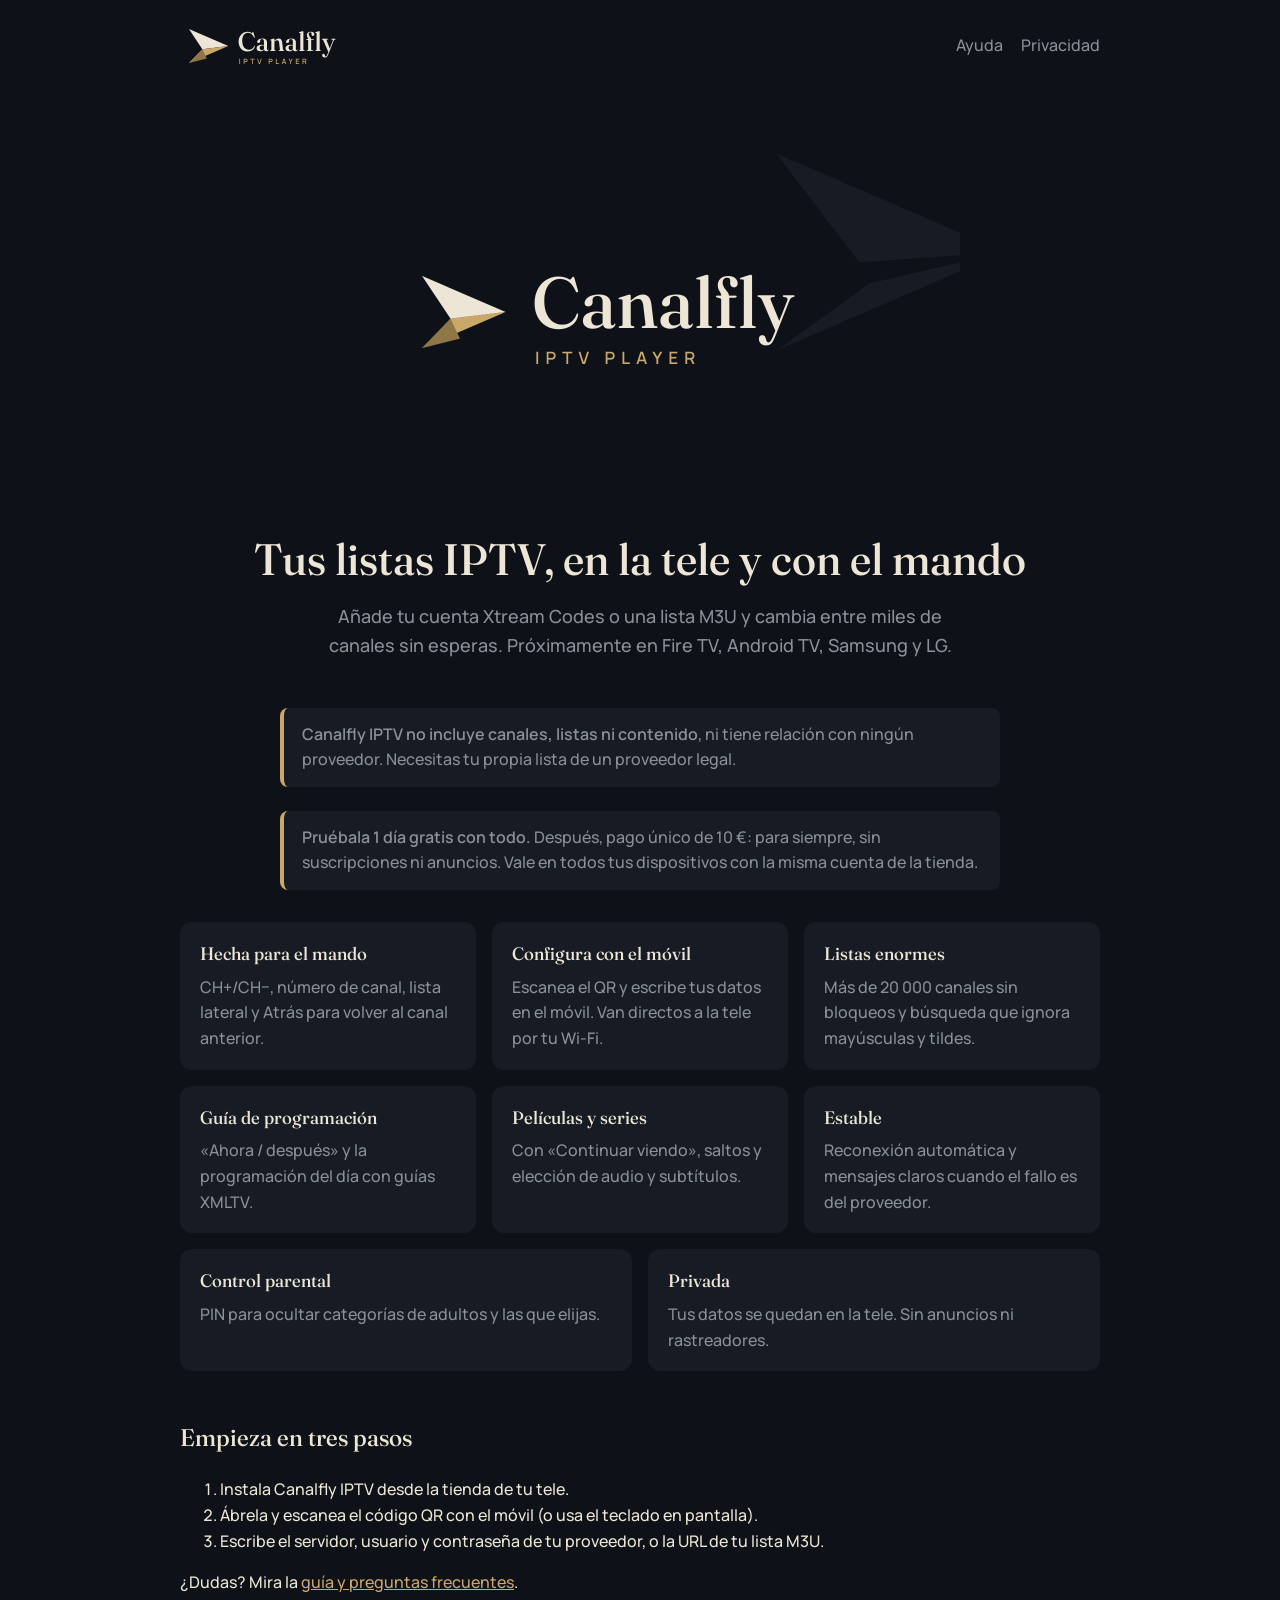
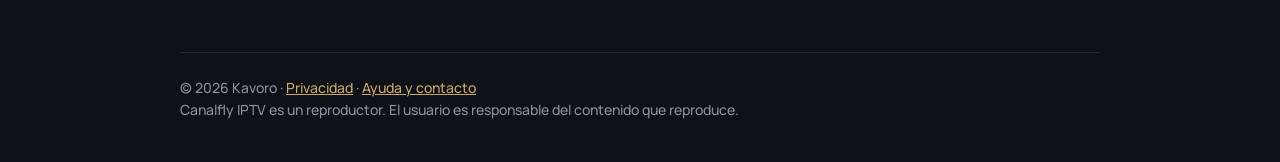
<file: index.html>
<!doctype html>
<html lang="es">
<head>
  <meta charset="utf-8">
  <meta name="viewport" content="width=device-width, initial-scale=1">
  <title>Canalfly IPTV · Reproductor IPTV para la tele</title>
  <meta name="description" content="Canalfly IPTV: reproductor para ver en la tele tus listas Xtream Codes o M3U. Rápido, pensado para el mando y sin contenido incluido.">
  <link rel="icon" href="img/favicon.png">
  <link rel="stylesheet" href="style.css">
</head>
<body>
  <div class="wrap">
    <header>
      <a class="brand" href="index.html"><img src="img/logo.svg" alt="Canalfly IPTV"></a>
      <nav><a href="soporte.html">Ayuda</a><a href="privacidad.html">Privacidad</a></nav>
    </header>

    <section class="hero">
      <img src="img/banner.png" alt="Canalfly IPTV Player">
      <h1>Tus listas IPTV, en la tele y con el mando</h1>
      <p>Añade tu cuenta Xtream Codes o una lista M3U y cambia entre miles de canales sin esperas. Próximamente en Fire TV, Android TV, Samsung y LG.</p>
    </section>

    <p class="note"><strong>Canalfly IPTV no incluye canales, listas ni contenido</strong>, ni tiene relación con ningún proveedor. Necesitas tu propia lista de un proveedor legal.</p>

    <p class="note"><strong>Pruébala 1 día gratis con todo.</strong> Después, pago único de 10 €: para siempre, sin suscripciones ni anuncios. Vale en todos tus dispositivos con la misma cuenta de la tienda.</p>

    <div class="grid">
      <div class="card"><h3>Hecha para el mando</h3><p>CH+/CH−, número de canal, lista lateral y Atrás para volver al canal anterior.</p></div>
      <div class="card"><h3>Configura con el móvil</h3><p>Escanea el QR y escribe tus datos en el móvil. Van directos a la tele por tu Wi-Fi.</p></div>
      <div class="card"><h3>Listas enormes</h3><p>Más de 20 000 canales sin bloqueos y búsqueda que ignora mayúsculas y tildes.</p></div>
      <div class="card"><h3>Guía de programación</h3><p>«Ahora / después» y la programación del día con guías XMLTV.</p></div>
      <div class="card"><h3>Películas y series</h3><p>Con «Continuar viendo», saltos y elección de audio y subtítulos.</p></div>
      <div class="card"><h3>Estable</h3><p>Reconexión automática y mensajes claros cuando el fallo es del proveedor.</p></div>
      <div class="card"><h3>Control parental</h3><p>PIN para ocultar categorías de adultos y las que elijas.</p></div>
      <div class="card"><h3>Privada</h3><p>Tus datos se quedan en la tele. Sin anuncios ni rastreadores.</p></div>
    </div>

    <h2>Empieza en tres pasos</h2>
    <ol>
      <li>Instala Canalfly IPTV desde la tienda de tu tele.</li>
      <li>Ábrela y escanea el código QR con el móvil (o usa el teclado en pantalla).</li>
      <li>Escribe el servidor, usuario y contraseña de tu proveedor, o la URL de tu lista M3U.</li>
    </ol>
    <p>¿Dudas? Mira la <a href="soporte.html">guía y preguntas frecuentes</a>.</p>

    <footer>
      © 2026 Kavoro · <a href="privacidad.html">Privacidad</a> · <a href="soporte.html">Ayuda y contacto</a><br>
      Canalfly IPTV es un reproductor. El usuario es responsable del contenido que reproduce.
    </footer>
  </div>
</body>
</html>
</file>
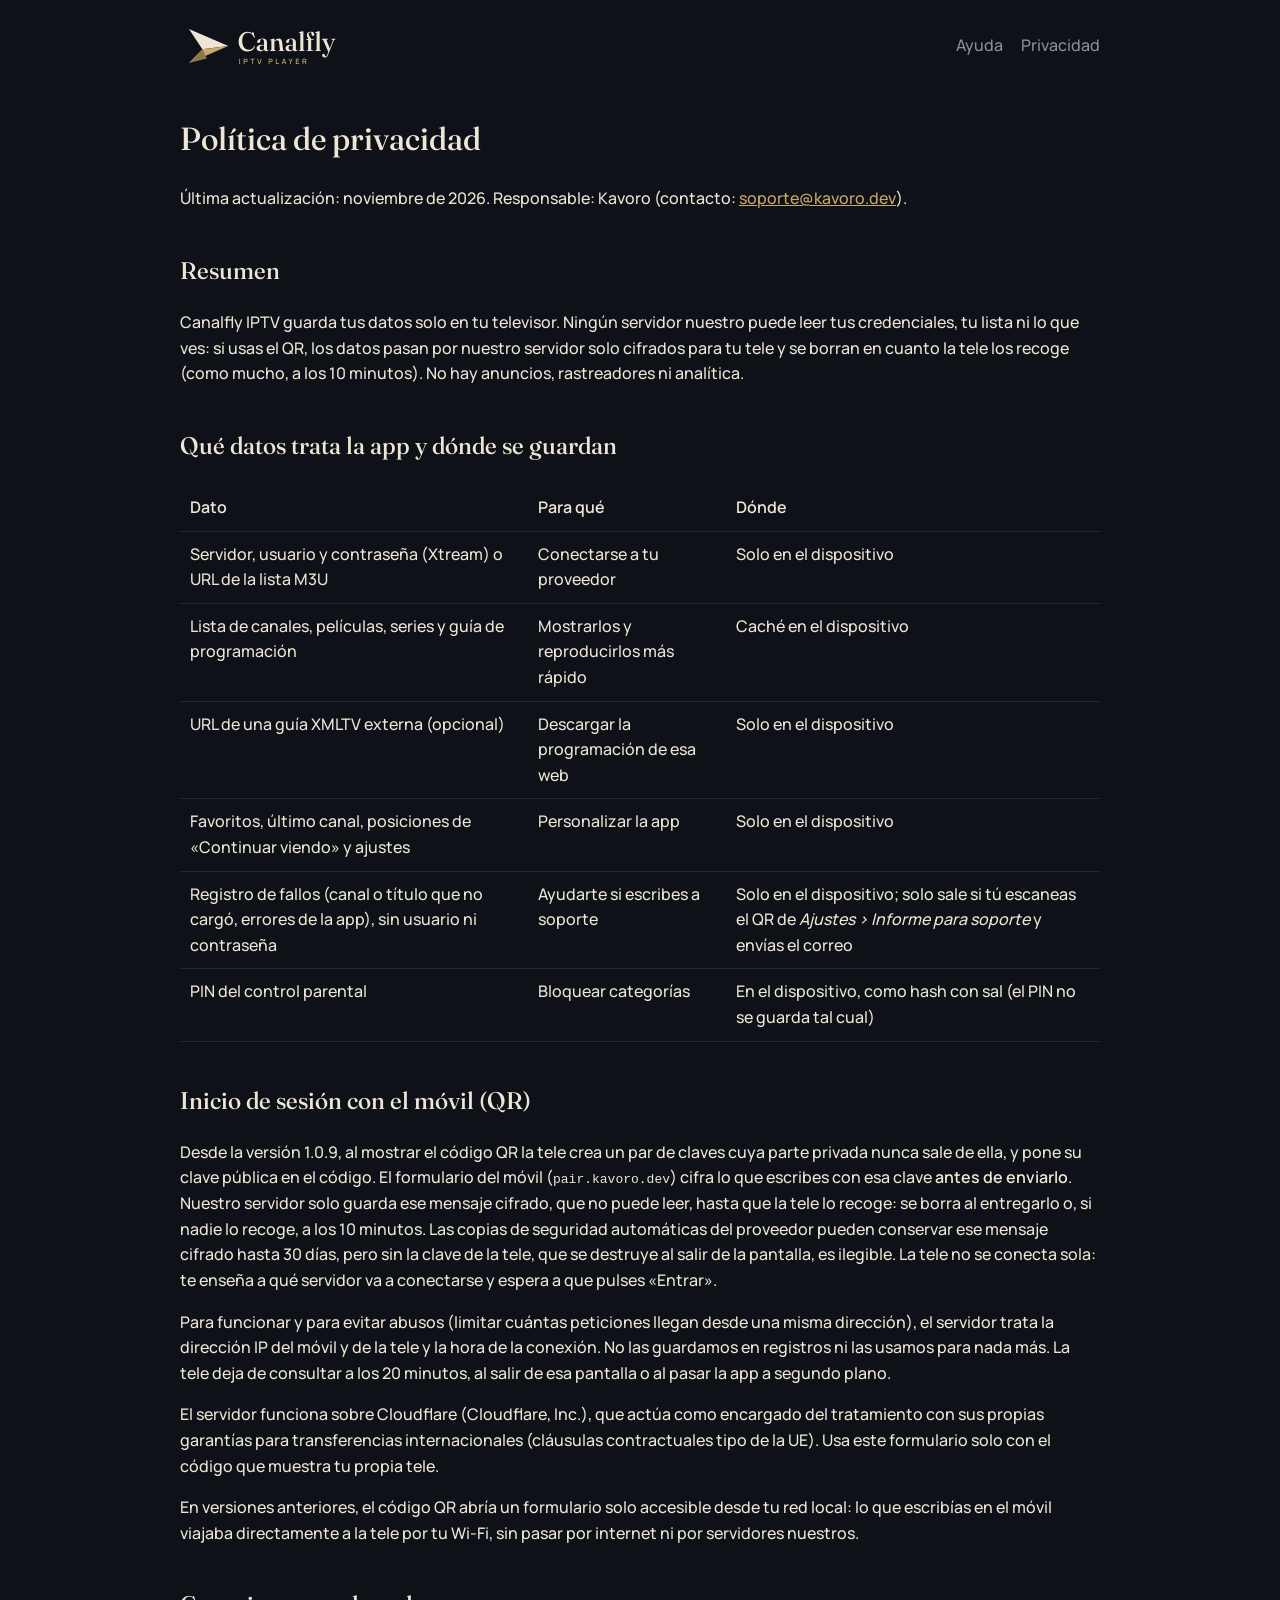
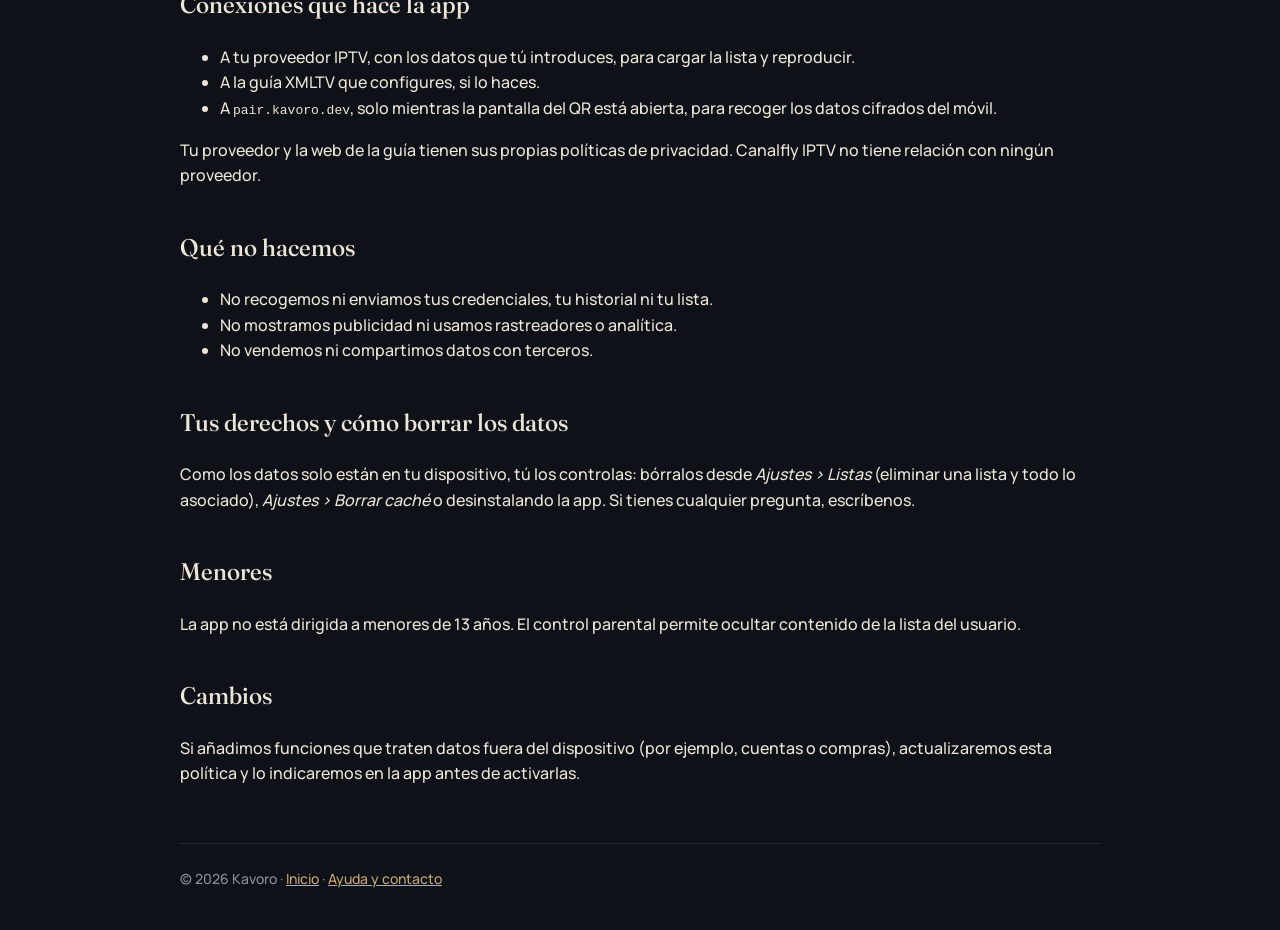
<file: privacidad.html>
<!doctype html>
<html lang="es">
<head>
  <meta charset="utf-8">
  <meta name="viewport" content="width=device-width, initial-scale=1">
  <title>Privacidad · Canalfly IPTV</title>
  <meta name="description" content="Política de privacidad de Canalfly IPTV.">
  <link rel="icon" href="img/favicon.png">
  <link rel="stylesheet" href="style.css">
</head>
<body>
  <div class="wrap">
    <header>
      <a class="brand" href="index.html"><img src="img/logo.svg" alt="Canalfly IPTV"></a>
      <nav><a href="soporte.html">Ayuda</a><a href="privacidad.html">Privacidad</a></nav>
    </header>

    <h1>Política de privacidad</h1>
    <p>Última actualización: noviembre de 2026. Responsable: Kavoro (contacto: <a href="mailto:soporte@kavoro.dev">soporte@kavoro.dev</a>).</p>

    <h2>Resumen</h2>
    <p>Canalfly IPTV guarda tus datos solo en tu televisor. Ningún servidor nuestro puede leer tus credenciales, tu lista ni lo que ves: si usas el QR, los datos pasan por nuestro servidor solo cifrados para tu tele y se borran en cuanto la tele los recoge (como mucho, a los 10 minutos). No hay anuncios, rastreadores ni analítica.</p>

    <h2>Qué datos trata la app y dónde se guardan</h2>
    <table>
      <tr><th>Dato</th><th>Para qué</th><th>Dónde</th></tr>
      <tr><td>Servidor, usuario y contraseña (Xtream) o URL de la lista M3U</td><td>Conectarse a tu proveedor</td><td>Solo en el dispositivo</td></tr>
      <tr><td>Lista de canales, películas, series y guía de programación</td><td>Mostrarlos y reproducirlos más rápido</td><td>Caché en el dispositivo</td></tr>
      <tr><td>URL de una guía XMLTV externa (opcional)</td><td>Descargar la programación de esa web</td><td>Solo en el dispositivo</td></tr>
      <tr><td>Favoritos, último canal, posiciones de «Continuar viendo» y ajustes</td><td>Personalizar la app</td><td>Solo en el dispositivo</td></tr>
      <tr><td>Registro de fallos (canal o título que no cargó, errores de la app), sin usuario ni contraseña</td><td>Ayudarte si escribes a soporte</td><td>Solo en el dispositivo; solo sale si tú escaneas el QR de <em>Ajustes › Informe para soporte</em> y envías el correo</td></tr>
      <tr><td>PIN del control parental</td><td>Bloquear categorías</td><td>En el dispositivo, como hash con sal (el PIN no se guarda tal cual)</td></tr>
    </table>

    <h2>Inicio de sesión con el móvil (QR)</h2>
    <p>Desde la versión 1.0.9, al mostrar el código QR la tele crea un par de claves cuya parte privada nunca sale de ella, y pone su clave pública en el código. El formulario del móvil (<code>pair.kavoro.dev</code>) cifra lo que escribes con esa clave <strong>antes de enviarlo</strong>. Nuestro servidor solo guarda ese mensaje cifrado, que no puede leer, hasta que la tele lo recoge: se borra al entregarlo o, si nadie lo recoge, a los 10 minutos. Las copias de seguridad automáticas del proveedor pueden conservar ese mensaje cifrado hasta 30 días, pero sin la clave de la tele, que se destruye al salir de la pantalla, es ilegible. La tele no se conecta sola: te enseña a qué servidor va a conectarse y espera a que pulses «Entrar».</p>
    <p>Para funcionar y para evitar abusos (limitar cuántas peticiones llegan desde una misma dirección), el servidor trata la dirección IP del móvil y de la tele y la hora de la conexión. No las guardamos en registros ni las usamos para nada más. La tele deja de consultar a los 20 minutos, al salir de esa pantalla o al pasar la app a segundo plano.</p>
    <p>El servidor funciona sobre Cloudflare (Cloudflare, Inc.), que actúa como encargado del tratamiento con sus propias garantías para transferencias internacionales (cláusulas contractuales tipo de la UE). Usa este formulario solo con el código que muestra tu propia tele.</p>
    <p>En versiones anteriores, el código QR abría un formulario solo accesible desde tu red local: lo que escribías en el móvil viajaba directamente a la tele por tu Wi-Fi, sin pasar por internet ni por servidores nuestros.</p>

    <h2>Conexiones que hace la app</h2>
    <ul>
      <li>A tu proveedor IPTV, con los datos que tú introduces, para cargar la lista y reproducir.</li>
      <li>A la guía XMLTV que configures, si lo haces.</li>
      <li>A <code>pair.kavoro.dev</code>, solo mientras la pantalla del QR está abierta, para recoger los datos cifrados del móvil.</li>
    </ul>
    <p>Tu proveedor y la web de la guía tienen sus propias políticas de privacidad. Canalfly IPTV no tiene relación con ningún proveedor.</p>

    <h2>Qué no hacemos</h2>
    <ul>
      <li>No recogemos ni enviamos tus credenciales, tu historial ni tu lista.</li>
      <li>No mostramos publicidad ni usamos rastreadores o analítica.</li>
      <li>No vendemos ni compartimos datos con terceros.</li>
    </ul>

    <h2>Tus derechos y cómo borrar los datos</h2>
    <p>Como los datos solo están en tu dispositivo, tú los controlas: bórralos desde <em>Ajustes › Listas</em> (eliminar una lista y todo lo asociado), <em>Ajustes › Borrar caché</em> o desinstalando la app. Si tienes cualquier pregunta, escríbenos.</p>

    <h2>Menores</h2>
    <p>La app no está dirigida a menores de 13 años. El control parental permite ocultar contenido de la lista del usuario.</p>

    <h2>Cambios</h2>
    <p>Si añadimos funciones que traten datos fuera del dispositivo (por ejemplo, cuentas o compras), actualizaremos esta política y lo indicaremos en la app antes de activarlas.</p>

    <footer>
      © 2026 Kavoro · <a href="index.html">Inicio</a> · <a href="soporte.html">Ayuda y contacto</a>
    </footer>
  </div>
</body>
</html>
</file>
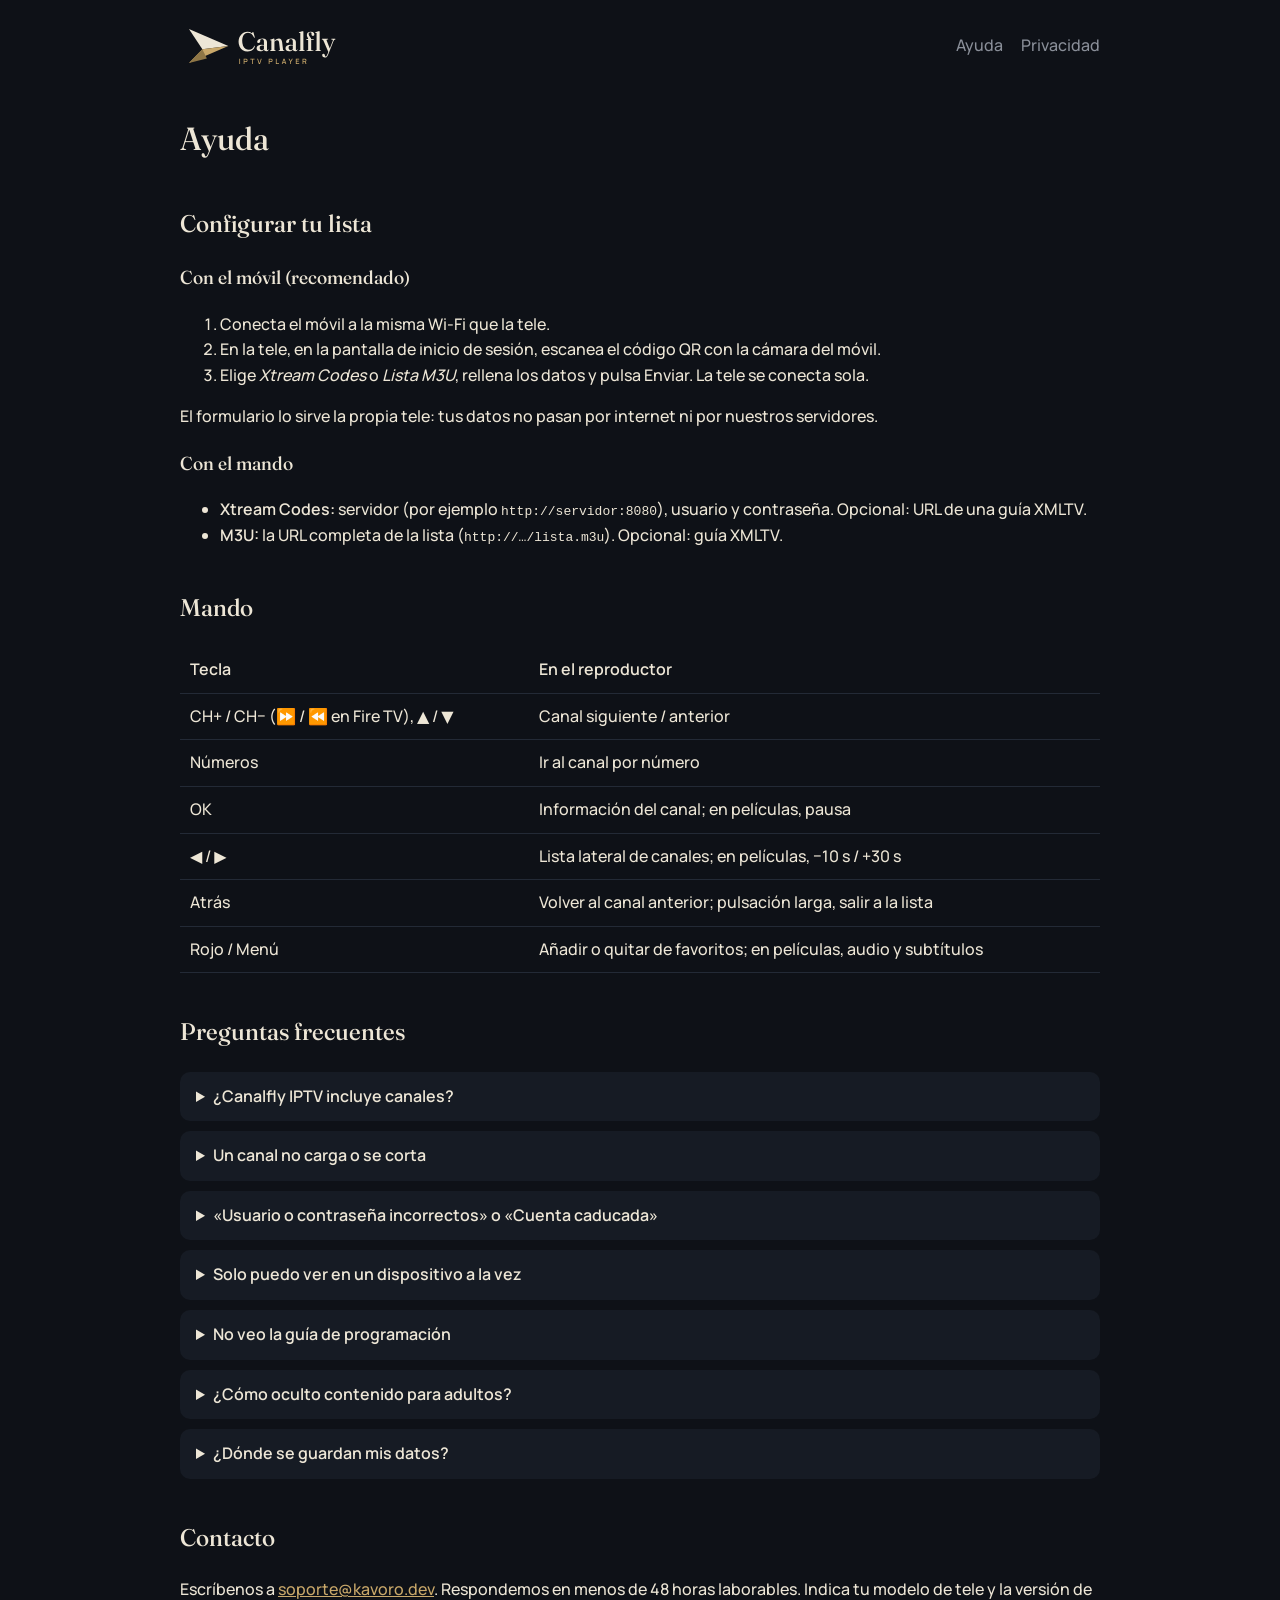
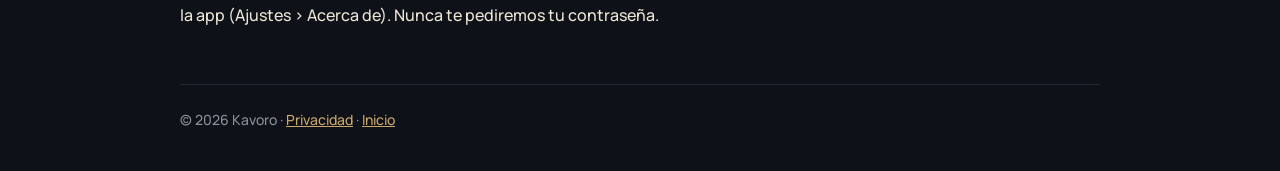
<file: soporte.html>
<!doctype html>
<html lang="es">
<head>
  <meta charset="utf-8">
  <meta name="viewport" content="width=device-width, initial-scale=1">
  <title>Ayuda · Canalfly IPTV</title>
  <meta name="description" content="Guía de configuración y preguntas frecuentes de Canalfly IPTV.">
  <link rel="icon" href="img/favicon.png">
  <link rel="stylesheet" href="style.css">
</head>
<body>
  <div class="wrap">
    <header>
      <a class="brand" href="index.html"><img src="img/logo.svg" alt="Canalfly IPTV"></a>
      <nav><a href="soporte.html">Ayuda</a><a href="privacidad.html">Privacidad</a></nav>
    </header>

    <h1>Ayuda</h1>

    <h2>Configurar tu lista</h2>
    <h3>Con el móvil (recomendado)</h3>
    <ol>
      <li>Conecta el móvil a la misma Wi-Fi que la tele.</li>
      <li>En la tele, en la pantalla de inicio de sesión, escanea el código QR con la cámara del móvil.</li>
      <li>Elige <em>Xtream Codes</em> o <em>Lista M3U</em>, rellena los datos y pulsa Enviar. La tele se conecta sola.</li>
    </ol>
    <p>El formulario lo sirve la propia tele: tus datos no pasan por internet ni por nuestros servidores.</p>

    <h3>Con el mando</h3>
    <ul>
      <li><strong>Xtream Codes:</strong> servidor (por ejemplo <code>http://servidor:8080</code>), usuario y contraseña. Opcional: URL de una guía XMLTV.</li>
      <li><strong>M3U:</strong> la URL completa de la lista (<code>http://…/lista.m3u</code>). Opcional: guía XMLTV.</li>
    </ul>

    <h2>Mando</h2>
    <table>
      <tr><th>Tecla</th><th>En el reproductor</th></tr>
      <tr><td>CH+ / CH− (⏩ / ⏪ en Fire TV), ▲ / ▼</td><td>Canal siguiente / anterior</td></tr>
      <tr><td>Números</td><td>Ir al canal por número</td></tr>
      <tr><td>OK</td><td>Información del canal; en películas, pausa</td></tr>
      <tr><td>◀ / ▶</td><td>Lista lateral de canales; en películas, −10 s / +30 s</td></tr>
      <tr><td>Atrás</td><td>Volver al canal anterior; pulsación larga, salir a la lista</td></tr>
      <tr><td>Rojo / Menú</td><td>Añadir o quitar de favoritos; en películas, audio y subtítulos</td></tr>
    </table>

    <h2>Preguntas frecuentes</h2>
    <details><summary>¿Canalfly IPTV incluye canales?</summary><p>No. Es un reproductor: solo muestra la lista que tú añades de tu proveedor. No vendemos ni recomendamos listas.</p></details>
    <details><summary>Un canal no carga o se corta</summary><p>La app reintenta sola. Si el mensaje dice que el servidor de tu lista no responde, el problema es del proveedor: prueba otro canal o contacta con él. En Ajustes puedes cambiar el formato del stream (TS/HLS) y el tamaño del búfer.</p></details>
    <details><summary>«Usuario o contraseña incorrectos» o «Cuenta caducada»</summary><p>Revisa los datos con tu proveedor. Esos mensajes los devuelve su servidor.</p></details>
    <details><summary>Solo puedo ver en un dispositivo a la vez</summary><p>Muchas cuentas permiten una sola conexión simultánea. Si la usas en otro aparato, la tele no podrá reproducir hasta que lo cierres.</p></details>
    <details><summary>No veo la guía de programación</summary><p>Depende de tu proveedor. Si no la ofrece, añade la URL de una guía XMLTV al crear la lista; la app la descarga y la empareja con tus canales.</p></details>
    <details><summary>¿Cómo oculto contenido para adultos?</summary><p>Ajustes › Control parental: crea un PIN de 4 cifras. Las categorías de adultos se ocultan y puedes bloquear otras con el botón rojo.</p></details>
    <details><summary>¿Dónde se guardan mis datos?</summary><p>Solo en tu tele. Al desinstalar la app se borran. Más detalles en la <a href="privacidad.html">política de privacidad</a>.</p></details>

    <h2>Contacto</h2>
    <p>Escríbenos a <a href="mailto:soporte@kavoro.dev">soporte@kavoro.dev</a>. Respondemos en menos de 48 horas laborables. Indica tu modelo de tele y la versión de la app (Ajustes › Acerca de). Nunca te pediremos tu contraseña.</p>

    <footer>
      © 2026 Kavoro · <a href="privacidad.html">Privacidad</a> · <a href="index.html">Inicio</a>
    </footer>
  </div>
</body>
</html>
</file>
<file: style.css>
@font-face { font-family: "Fraunces"; font-weight: 500; font-display: swap; src: url(fonts/Fraunces-72pt-500.ttf) format("truetype"); }
@font-face { font-family: "Manrope"; font-weight: 500; font-display: swap; src: url(fonts/Manrope-500.ttf) format("truetype"); }
@font-face { font-family: "Manrope"; font-weight: 600; font-display: swap; src: url(fonts/Manrope-600.ttf) format("truetype"); }
:root { --bg: #0E1117; --panel: #161B24; --text: #EDE6D6; --muted: #8A8F99; --accent: #C9A86A; --line: #232A36; }
* { box-sizing: border-box; }
html { background: var(--bg); }
body { margin: 0; font-family: "Manrope", "Segoe UI", system-ui, sans-serif; font-weight: 500; color: var(--text); background: var(--bg); line-height: 1.6; }
a { color: var(--accent); }
h1, h2, h3 { font-family: "Fraunces", Georgia, serif; font-weight: 500; }
.wrap { max-width: 960px; margin: 0 auto; padding: 0 20px; }
header { display: flex; align-items: center; justify-content: space-between; padding: 18px 0; }
header .brand { display: flex; align-items: center; text-decoration: none; }
header .brand img { height: 56px; width: auto; } /* B1 ≥ 32 px (guía de marca) */
nav a { margin-left: 18px; color: var(--muted); text-decoration: none; }
nav a:hover { color: var(--text); }
.hero { text-align: center; padding: 40px 0 24px; }
.hero img { width: 100%; max-width: 640px; border-radius: 16px; }
.hero h1 { font-size: clamp(28px, 5vw, 44px); margin: 24px 0 8px; }
.hero p { color: var(--muted); font-size: 18px; margin: 0 auto; max-width: 640px; }
.note { margin: 24px auto; padding: 14px 18px; max-width: 720px; border-left: 4px solid var(--accent); background: var(--panel); border-radius: 8px; color: var(--muted); }
.grid { display: flex; flex-wrap: wrap; margin: 24px -8px; }
.card { flex: 1 1 280px; margin: 8px; padding: 18px 20px; background: var(--panel); border-radius: 12px; }
.card h3 { margin: 0 0 6px; font-size: 18px; }
.card p { margin: 0; color: var(--muted); }
h2 { margin-top: 40px; }
details { background: var(--panel); border-radius: 10px; padding: 12px 16px; margin: 10px 0; }
summary { cursor: pointer; font-weight: 600; }
table { width: 100%; border-collapse: collapse; margin: 12px 0; }
th, td { text-align: left; padding: 10px; border-bottom: 1px solid var(--line); vertical-align: top; }
footer { margin-top: 56px; padding: 24px 0 40px; color: var(--muted); font-size: 14px; border-top: 1px solid var(--line); }
@media (max-width: 600px) { nav a { margin-left: 12px; } }
</file>
